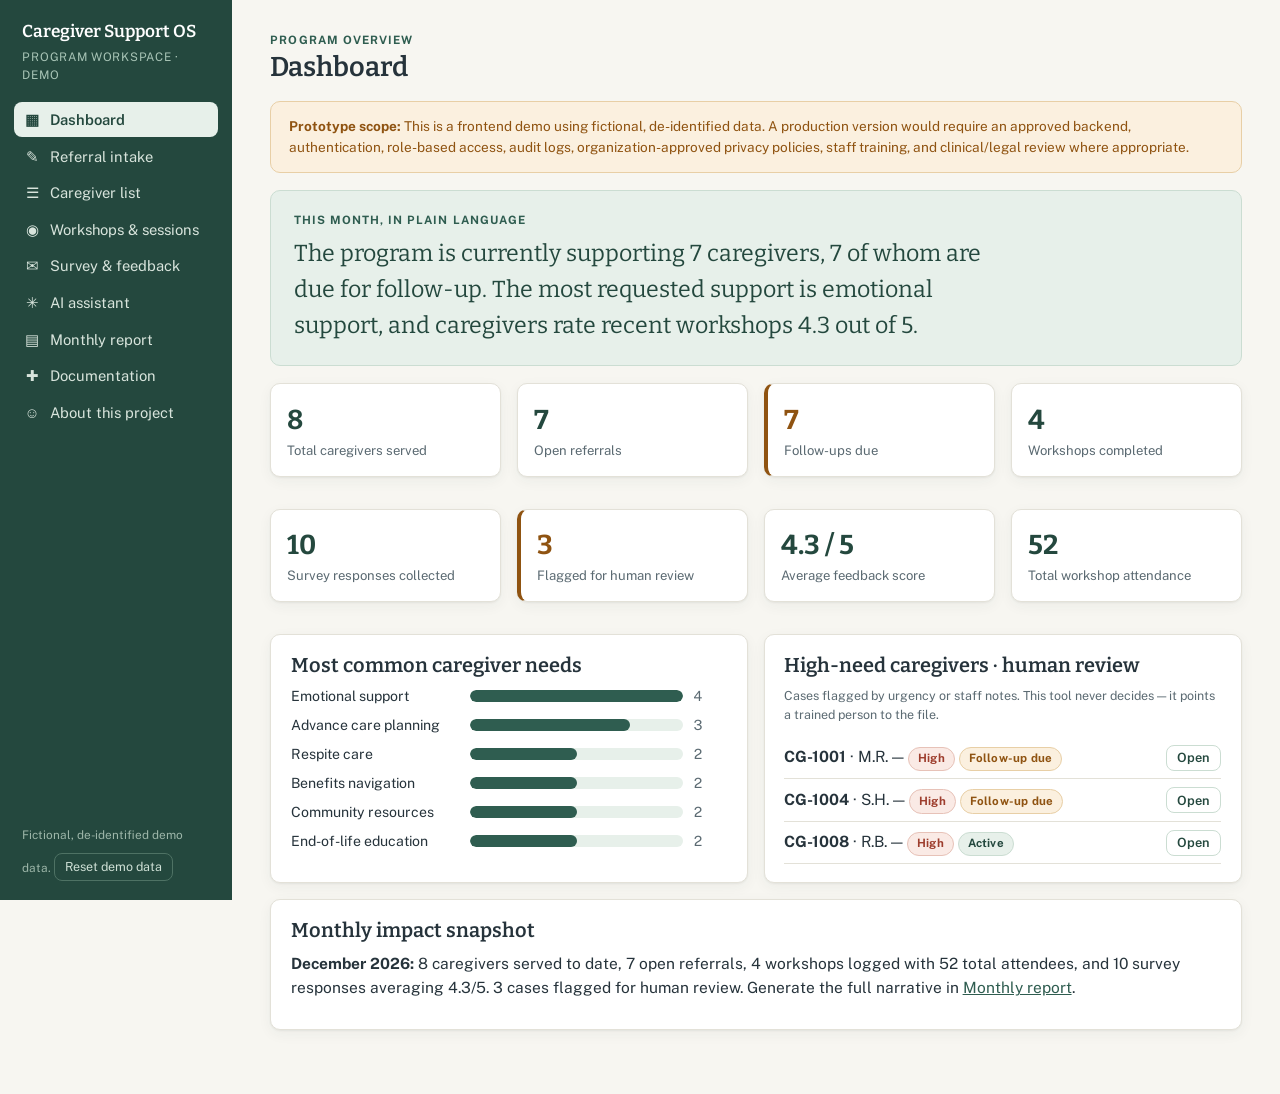
<file: index.html>
<!DOCTYPE html>
<html lang="en">
<head>
<meta charset="UTF-8" />
<meta name="viewport" content="width=device-width, initial-scale=1.0" />
<title>Caregiver Support Program OS — Demo</title>
<meta name="description" content="A frontend prototype that helps nonprofit and public health teams organize caregiver support referrals, workshops, feedback, and monthly evaluation reporting. Fictional demo data only." />
<link rel="preconnect" href="https://fonts.googleapis.com" />
<link rel="preconnect" href="https://fonts.gstatic.com" crossorigin />
<link href="https://fonts.googleapis.com/css2?family=Bitter:wght@400;600;700&family=Public+Sans:wght@400;600;700&display=swap" rel="stylesheet" />
<link rel="stylesheet" href="styles.css" />
</head>
<body>
<div class="app">

  <!-- ===================== sidebar ===================== -->
  <aside class="sidebar">
    <div class="brand">
      <div class="brand-name">Caregiver Support OS</div>
      <div class="brand-sub">Program workspace · Demo</div>
    </div>
    <nav class="nav" aria-label="Main navigation">
      <button data-section="dashboard" class="active"><span class="icon">▦</span>Dashboard</button>
      <button data-section="intake"><span class="icon">✎</span>Referral intake</button>
      <button data-section="caregivers"><span class="icon">☰</span>Caregiver list</button>
      <button data-section="workshops"><span class="icon">◉</span>Workshops &amp; sessions</button>
      <button data-section="feedback"><span class="icon">✉</span>Survey &amp; feedback</button>
      <button data-section="assistant"><span class="icon">✳</span>AI assistant</button>
      <button data-section="report"><span class="icon">▤</span>Monthly report</button>
      <button data-section="docs"><span class="icon">✚</span>Documentation</button>
      <button data-section="about"><span class="icon">☺</span>About this project</button>
    </nav>
    <div class="sidebar-foot">
      Fictional, de-identified demo data.
      <button id="resetData" type="button">Reset demo data</button>
    </div>
  </aside>

  <!-- ===================== main ===================== -->
  <main class="main">

    <!-- ============ DASHBOARD ============ -->
    <section id="dashboard" class="section visible" aria-label="Dashboard">
      <div class="section-head">
        <span class="eyebrow">Program overview</span>
        <h1>Dashboard</h1>
      </div>

      <div class="scope-note">
        <strong>Prototype scope:</strong> This is a frontend demo using fictional, de-identified data.
        A production version would require an approved backend, authentication, role-based access,
        audit logs, organization-approved privacy policies, staff training, and clinical/legal review
        where appropriate.
      </div>

      <div class="impact-sentence">
        <span class="impact-label">This month, in plain language</span>
        <p id="impactSentence"></p>
      </div>

      <div class="grid cols-4" id="statCards"></div>

      <div class="grid cols-2" style="margin-top:1rem;">
        <div class="card">
          <h2>Most common caregiver needs</h2>
          <div id="needsBars"></div>
        </div>
        <div class="card">
          <h2>High-need caregivers · human review</h2>
          <p class="hint">Cases flagged by urgency or staff notes. This tool never decides — it points a trained person to the file.</p>
          <div id="reviewList"></div>
        </div>
      </div>

      <div class="card">
        <h2>Monthly impact snapshot</h2>
        <div id="snapshot"></div>
      </div>
    </section>

    <!-- ============ INTAKE ============ -->
    <section id="intake" class="section" aria-label="Referral intake">
      <div class="section-head">
        <span class="eyebrow">New referral</span>
        <h1>Referral intake form</h1>
        <p class="lede">Record a new caregiver referral using de-identified information only. A case ID is suggested automatically; initials are optional.</p>
      </div>

      <div class="card">
        <form id="intakeForm" novalidate>
          <div class="grid cols-3">
            <div class="field">
              <label for="f-caseid">Case ID <span class="hint">(auto-suggested)</span></label>
              <input type="text" id="f-caseid" />
            </div>
            <div class="field">
              <label for="f-initials">Caregiver initials only <span class="hint">(no full names)</span></label>
              <input type="text" id="f-initials" placeholder="e.g., M.R." maxlength="8" />
            </div>
            <div class="field">
              <label for="f-language">Preferred language</label>
              <select id="f-language"></select>
            </div>
            <div class="field">
              <label for="f-age">Care recipient age group</label>
              <select id="f-age"></select>
            </div>
            <div class="field">
              <label for="f-rel">Relationship to care recipient</label>
              <select id="f-rel"></select>
            </div>
            <div class="field">
              <label for="f-urgency">Urgency level</label>
              <select id="f-urgency"></select>
            </div>
          </div>

          <div class="field">
            <label>Support needs <span class="hint">(check all that apply)</span></label>
            <div class="checks" id="f-needs"></div>
          </div>

          <div class="field">
            <label for="f-followup">Follow-up date</label>
            <input type="date" id="f-followup" style="max-width:220px;" />
          </div>

          <div class="field">
            <label for="f-notes">Intake notes <span class="hint">(no diagnoses, no full names, no addresses)</span></label>
            <textarea id="f-notes" placeholder="Referral source, what the caregiver asked for, preferred contact window…"></textarea>
          </div>

          <div class="field consent-box">
            <label><input type="checkbox" id="f-consent" /> The caregiver gave verbal or written consent for this program to record de-identified referral information.</label>
            <p class="privacy"><strong>Privacy reminder:</strong> enter initials or a case ID only — never full names, addresses, phone numbers, medical record numbers, diagnoses, or other identifying details. This demo stores data in this browser only.</p>
          </div>

          <button class="btn" type="submit">Save referral</button>
          <div class="form-msg" id="intakeMsg" role="status"></div>
        </form>
      </div>
    </section>

    <!-- ============ CAREGIVER LIST ============ -->
    <section id="caregivers" class="section" aria-label="Caregiver list">
      <div class="section-head">
        <span class="eyebrow">Caseload</span>
        <h1>Caregiver list</h1>
        <p class="lede">Search and filter open referrals, then open a profile to see history, missing information, and next steps.</p>
      </div>

      <div class="card">
        <div class="filters">
          <input type="text" id="cg-search" placeholder="Search case ID, initials, notes…" aria-label="Search caregivers" />
          <select id="cg-status" aria-label="Filter by status"></select>
          <select id="cg-need" aria-label="Filter by need"></select>
          <select id="cg-urgency" aria-label="Filter by urgency"></select>
        </div>
        <div class="table-wrap">
          <table>
            <thead>
              <tr><th>Case</th><th>Language</th><th>Needs</th><th>Urgency</th><th>Status</th><th>Follow-up</th><th></th></tr>
            </thead>
            <tbody id="cgRows"></tbody>
          </table>
        </div>
      </div>

      <!-- profile panel -->
      <div id="profilePanel"></div>
    </section>

    <!-- ============ WORKSHOPS ============ -->
    <section id="workshops" class="section" aria-label="Workshops and sessions">
      <div class="section-head">
        <span class="eyebrow">Group programming</span>
        <h1>Workshop &amp; session tracker</h1>
        <p class="lede">Log workshops, attendance, languages offered, and feedback so the team can see what's working.</p>
      </div>

      <div class="card">
        <h2>Add a workshop</h2>
        <form id="wsForm" novalidate>
          <div class="grid cols-3">
            <div class="field"><label for="w-title">Workshop title</label><input type="text" id="w-title" /></div>
            <div class="field"><label for="w-topic">Topic</label><select id="w-topic"></select></div>
            <div class="field"><label for="w-date">Date</label><input type="date" id="w-date" /></div>
            <div class="field"><label for="w-att">Attendance count</label><input type="number" id="w-att" min="0" /></div>
            <div class="field"><label for="w-lang">Language(s)</label><input type="text" id="w-lang" placeholder="e.g., English / Spanish" /></div>
            <div class="field"><label for="w-score">Feedback score (1–5)</label><input type="number" id="w-score" min="1" max="5" step="0.1" /></div>
          </div>
          <div class="field"><label style="display:flex;align-items:center;gap:0.5rem;font-weight:400;"><input type="checkbox" id="w-follow" /> Follow-up needed</label></div>
          <div class="field"><label for="w-notes">Notes</label><textarea id="w-notes"></textarea></div>
          <button class="btn" type="submit">Save workshop</button>
          <div class="form-msg" id="wsMsg" role="status"></div>
        </form>
      </div>

      <div class="card">
        <h2>Workshop log</h2>
        <div class="table-wrap">
          <table>
            <thead><tr><th>Date</th><th>Title</th><th>Topic</th><th>Attendance</th><th>Language</th><th>Score</th><th>Follow-up</th></tr></thead>
            <tbody id="wsRows"></tbody>
          </table>
        </div>
      </div>
    </section>

    <!-- ============ FEEDBACK ============ -->
    <section id="feedback" class="section" aria-label="Survey and feedback dashboard">
      <div class="section-head">
        <span class="eyebrow">Listening to caregivers</span>
        <h1>Survey &amp; feedback dashboard</h1>
        <p class="lede">Summaries of demo survey responses. Themes are grouped for review — a staff member always reads the underlying feedback before acting on it.</p>
      </div>
      <div class="grid cols-3" id="fbStats"></div>
      <div class="grid cols-2" style="margin-top:1rem;">
        <div class="card"><h2>Common themes</h2><div id="fbThemes"></div></div>
        <div class="card"><h2>Barriers reported</h2><div id="fbBarriers"></div></div>
        <div class="card"><h2>Top requested resources</h2><div id="fbResources"></div></div>
        <div class="card"><h2>Caregiver confidence, before → after</h2><div id="fbConfidence"></div></div>
      </div>
      <div class="card">
        <h2>Recent responses</h2>
        <div class="table-wrap">
          <table>
            <thead><tr><th>Workshop</th><th>Score</th><th>Confidence</th><th>Comment</th></tr></thead>
            <tbody id="fbRows"></tbody>
          </table>
        </div>
      </div>
    </section>

    <!-- ============ AI ASSISTANT ============ -->
    <section id="assistant" class="section" aria-label="AI assistant panel">
      <div class="section-head">
        <span class="eyebrow">Staff toolkit · demo panel</span>
        <h1>AI assistant</h1>
        <p class="lede">Copy-ready prompt templates staff can paste into Claude. This panel is a demo — it does not call an API. Every template carries the same guardrails.</p>
      </div>

      <div class="guardrails">
        <strong>Guardrails built into every prompt</strong>
        <ul>
          <li>Use de-identified data only (case IDs and initials, never names or contact details).</li>
          <li>Do not make medical, legal, financial, or eligibility decisions.</li>
          <li>Do not invent facts; flag uncertainty and missing information clearly.</li>
          <li>Final decisions stay with trained humans.</li>
          <li>Verify all translations with a qualified speaker before sending.</li>
        </ul>
      </div>

      <div id="promptCards"></div>
    </section>

    <!-- ============ REPORT ============ -->
    <section id="report" class="section" aria-label="Monthly evaluation report">
      <div class="section-head">
        <span class="eyebrow">For leadership &amp; funders</span>
        <h1>Monthly evaluation report</h1>
        <p class="lede">Generates a draft report from the demo data. A coordinator reviews and edits it before it goes to leadership or funders.</p>
      </div>
      <div class="card">
        <button class="btn" id="genReport" type="button">Generate report from current data</button>
        <button class="btn secondary" id="copyReport" type="button" style="display:none;">Copy report text</button>
        <button class="btn secondary" id="printReport" type="button" style="display:none;">Print</button>
        <span class="copied" id="reportCopied"></span>
      </div>
      <div id="reportOut"></div>
    </section>

    <!-- ============ DOCS ============ -->
    <section id="docs" class="section" aria-label="Documentation and handoff">
      <div class="section-head">
        <span class="eyebrow">Sustainability</span>
        <h1>Documentation &amp; handoff</h1>
        <p class="lede">Written so the tool can outlive any single staff member. This is the page a new coordinator reads first.</p>
      </div>

      <div class="card doc-block">
        <h3>How staff should use this tool</h3>
        <ol>
          <li>Log every new referral through the <strong>Referral intake</strong> form the same day it arrives.</li>
          <li>Check the <strong>Dashboard</strong> each morning for follow-ups due and human-review flags.</li>
          <li>After each workshop, log it in the <strong>Workshop tracker</strong> and note any follow-up requests.</li>
          <li>Use the <strong>AI assistant</strong> templates for drafting only — every AI output is reviewed and edited by a trained staff member before it reaches a caregiver.</li>
          <li>On the first business day of each month, generate the <strong>Monthly report</strong>, review it, and add coordinator commentary before sharing.</li>
        </ol>

        <h3>What data should not be entered</h3>
        <ul>
          <li>No full names, addresses, phone numbers, emails, or dates of birth.</li>
          <li>No medical record numbers, diagnoses, medications, or clinical details.</li>
          <li>No financial account details or benefits case numbers.</li>
          <li>If a note needs identifying detail to be useful, it belongs in the organization's approved system of record — not here.</li>
        </ul>

        <h3>Privacy and consent guidelines</h3>
        <ul>
          <li>Confirm consent before creating a case; the intake form will not save without it.</li>
          <li>Use case IDs in all AI prompts, reports, and shared documents.</li>
          <li>Follow the organization's privacy policy and data retention schedule; this demo stores data only in the local browser.</li>
          <li>When in doubt about what to record, ask the program manager before entering it.</li>
        </ul>

        <h3>How to train a new staff member (about 1 hour)</h3>
        <ol>
          <li>Read this page together (10 min).</li>
          <li>Walk through one fictional intake end-to-end (15 min).</li>
          <li>Practice filtering the caregiver list and updating a status (10 min).</li>
          <li>Review the AI guardrails and try one prompt template with demo data (15 min).</li>
          <li>Generate a monthly report and discuss what a coordinator would edit (10 min).</li>
        </ol>

        <h3>How to maintain the workflow</h3>
        <ul>
          <li><strong>Weekly:</strong> clear or reschedule overdue follow-ups; review all human-review flags with the program lead.</li>
          <li><strong>Monthly:</strong> generate the report, archive a copy per policy, and review whether needs categories still match what caregivers ask for.</li>
          <li><strong>Quarterly:</strong> revisit prompt templates and privacy guidance with staff; retire anything unused.</li>
        </ul>

        <h3>How to run a 2-week pilot</h3>
        <ol>
          <li><strong>Week 0:</strong> pick 2–3 staff testers, agree on the de-identification rules, and reset the demo data.</li>
          <li><strong>Week 1:</strong> log all new referrals and one workshop in the tool alongside the current process (double entry, on purpose).</li>
          <li><strong>Week 2:</strong> run a morning check-in from the dashboard daily; draft one follow-up message using an AI template with staff review.</li>
          <li><strong>Close-out:</strong> 30-minute debrief — what was faster, what was missing, what felt risky — and decide go / no-go on a production build.</li>
        </ol>

        <h3>Pilot success metrics</h3>
        <ul>
          <li>100% of pilot referrals logged with consent documented and no identifying data entered.</li>
          <li>Follow-ups due are visible each morning without opening a spreadsheet (target: under 2 minutes to answer "who needs follow-up today?").</li>
          <li>Monthly report drafted in under 30 minutes, versus a multi-hour manual process.</li>
          <li>Every AI-drafted message shows evidence of human editing before send.</li>
          <li>Staff confidence using the tool rated 4+ out of 5 at debrief.</li>
        </ul>
      </div>
    </section>

    <!-- ============ ABOUT ============ -->
    <section id="about" class="section" aria-label="About this project">
      <div class="section-head">
        <span class="eyebrow">Portfolio project</span>
        <h1>About this project</h1>
      </div>

      <div class="about-hero">
        <h2>Built by Radwa Gebreil</h2>
        <p>Public Health &amp; Nonprofit AI Workflow Builder · MPH, UC Berkeley · BA Communication, UC Davis</p>
        <p>This prototype is inspired by caregiver support, older adult support, program evaluation, surveys, dashboards, reporting, and a public health practicum focused on program development and evaluation for caregivers, older adults, and individuals needing care coordination.</p>
      </div>

      <div class="card doc-block">
        <h3>Why this exists</h3>
        <p>Caregiver support programs often run on scattered notes, spreadsheets, and emails. This makes it hard to answer three simple questions: who needs follow-up, what do caregivers need most, and is the program working? This prototype puts those answers on one screen.</p>

        <h3>How it was built</h3>
        <ul>
          <li>I built this prototype with Claude as a product-thinking and coding partner.</li>
          <li>I designed the workflow based on public health, caregiver support, and nonprofit program evaluation experience.</li>
          <li>I would keep medical, legal, financial, eligibility, and service decisions with trained humans — this tool organizes information; people decide.</li>
        </ul>

        <h3>Designed as a Claude Corps portfolio project</h3>
        <p>The Claude Corps Fellowship values people who can enter mission-driven organizations, understand messy workflows, build practical AI-assisted tools, train non-technical staff, and leave behind sustainable systems. Each section of this app maps to one of those skills — the intake and dashboard to workflow understanding, the AI panel to safe AI adoption, and the documentation page to training and handoff.</p>
      </div>
    </section>

  </main>
</div>

<script src="data.js"></script>
<script src="app.js"></script>
</body>
</html>
</file>
<file: styles.css>
/* =========================================================
   Caregiver Support Program OS — styles
   Palette: warm paper, deep pine green, soft sage,
   amber for "needs attention," clay for high urgency.
   Type: Bitter (headings) + Public Sans (body) —
   Public Sans was designed for U.S. public services.
   ========================================================= */

:root {
  --paper: #F7F6F1;
  --card: #FFFFFF;
  --ink: #26333B;
  --muted: #5B6A72;
  --line: #E3E1D8;

  --pine: #2F5D50;
  --pine-deep: #24483E;
  --sage: #E7F0EA;
  --sage-line: #CBDDD2;

  --amber: #8F5311;
  --amber-bg: #FBF0DF;
  --amber-line: #E8CFA6;

  --clay: #9E3E2E;
  --clay-bg: #FAEAE5;
  --clay-line: #E7C2B8;

  --blue: #2C5B7A;
  --blue-bg: #E8F0F5;

  --radius: 10px;
  --shadow: 0 1px 2px rgba(38, 51, 59, 0.06), 0 4px 14px rgba(38, 51, 59, 0.05);
  --font-display: "Bitter", Georgia, serif;
  --font-body: "Public Sans", -apple-system, "Segoe UI", sans-serif;
}

* { box-sizing: border-box; }

html { scroll-behavior: smooth; }

body {
  margin: 0;
  background: var(--paper);
  color: var(--ink);
  font-family: var(--font-body);
  font-size: 15.5px;
  line-height: 1.55;
}

h1, h2, h3 { font-family: var(--font-display); line-height: 1.25; margin: 0 0 0.5rem; }
h1 { font-size: 1.7rem; font-weight: 600; }
h2 { font-size: 1.25rem; font-weight: 600; }
h3 { font-size: 1.02rem; font-weight: 600; }
p { margin: 0 0 0.8rem; }
a { color: var(--pine); }

button { font-family: inherit; }

:focus-visible {
  outline: 3px solid var(--blue);
  outline-offset: 2px;
  border-radius: 4px;
}

@media (prefers-reduced-motion: reduce) {
  html { scroll-behavior: auto; }
  * { transition: none !important; animation: none !important; }
}

/* ---------- app shell ---------- */

.app {
  display: grid;
  grid-template-columns: 232px 1fr;
  min-height: 100vh;
}

.sidebar {
  background: var(--pine-deep);
  color: #F2F5F0;
  padding: 1.2rem 0.9rem;
  display: flex;
  flex-direction: column;
  gap: 1.1rem;
  position: sticky;
  top: 0;
  height: 100vh;
  overflow-y: auto;
}

.brand { padding: 0 0.5rem; }
.brand-name { font-family: var(--font-display); font-size: 1.08rem; font-weight: 600; color: #fff; }
.brand-sub { font-size: 0.74rem; letter-spacing: 0.06em; text-transform: uppercase; color: #A8C4B6; margin-top: 2px; }

.nav { display: flex; flex-direction: column; gap: 2px; }

.nav button {
  display: flex;
  align-items: center;
  gap: 0.6rem;
  width: 100%;
  text-align: left;
  background: none;
  border: none;
  color: #D8E4DC;
  font-size: 0.92rem;
  padding: 0.55rem 0.6rem;
  border-radius: 8px;
  cursor: pointer;
}
.nav button:hover { background: rgba(255, 255, 255, 0.08); color: #fff; }
.nav button.active { background: var(--sage); color: var(--pine-deep); font-weight: 600; }
.nav .icon { width: 1.1em; text-align: center; }

.sidebar-foot { margin-top: auto; font-size: 0.74rem; color: #9DB6A9; padding: 0 0.5rem; }
.sidebar-foot button {
  margin-top: 0.5rem;
  background: none;
  border: 1px solid #4E7264;
  color: #CFE0D6;
  border-radius: 8px;
  padding: 0.35rem 0.6rem;
  font-size: 0.78rem;
  cursor: pointer;
}
.sidebar-foot button:hover { background: rgba(255,255,255,0.08); }

.main { padding: 1.6rem clamp(1rem, 3vw, 2.4rem) 3rem; max-width: 1120px; }

.section { display: none; }
.section.visible { display: block; }

.section-head { margin-bottom: 1.1rem; }
.section-head .eyebrow {
  font-size: 0.72rem;
  letter-spacing: 0.09em;
  text-transform: uppercase;
  color: var(--pine);
  font-weight: 700;
}
.section-head p.lede { color: var(--muted); max-width: 62ch; margin-top: 0.2rem; }

/* ---------- cards & layout helpers ---------- */

.card {
  background: var(--card);
  border: 1px solid var(--line);
  border-radius: var(--radius);
  box-shadow: var(--shadow);
  padding: 1.1rem 1.2rem;
  margin-bottom: 1rem;
}

.grid { display: grid; gap: 1rem; }
.grid.cols-2 { grid-template-columns: repeat(2, 1fr); }
.grid.cols-3 { grid-template-columns: repeat(3, 1fr); }
.grid.cols-4 { grid-template-columns: repeat(4, 1fr); }

@media (max-width: 980px) {
  .grid.cols-4 { grid-template-columns: repeat(2, 1fr); }
  .grid.cols-3 { grid-template-columns: repeat(2, 1fr); }
}
@media (max-width: 640px) {
  .grid.cols-2, .grid.cols-3, .grid.cols-4 { grid-template-columns: 1fr; }
}

/* ---------- dashboard ---------- */

.impact-sentence {
  background: var(--sage);
  border: 1px solid var(--sage-line);
  border-radius: var(--radius);
  padding: 1.3rem 1.4rem;
  margin-bottom: 1.1rem;
}
.impact-sentence p {
  font-family: var(--font-display);
  font-size: clamp(1.15rem, 2.2vw, 1.45rem);
  color: var(--pine-deep);
  margin: 0;
  max-width: 46ch;
}
.impact-sentence .impact-label {
  font-family: var(--font-body);
  font-size: 0.72rem;
  letter-spacing: 0.09em;
  text-transform: uppercase;
  color: var(--pine);
  font-weight: 700;
  display: block;
  margin-bottom: 0.4rem;
}

.stat { padding: 0.9rem 1rem; }
.stat .stat-num { font-family: var(--font-display); font-size: 1.7rem; font-weight: 700; color: var(--pine-deep); }
.stat .stat-label { font-size: 0.82rem; color: var(--muted); }
.stat.attention { border-left: 4px solid var(--amber); }
.stat.attention .stat-num { color: var(--amber); }

.bar-row { display: grid; grid-template-columns: 170px 1fr 2.2rem; align-items: center; gap: 0.6rem; margin-bottom: 0.45rem; font-size: 0.88rem; }
.bar-track { background: var(--sage); border-radius: 99px; height: 12px; overflow: hidden; }
.bar-fill { background: var(--pine); height: 100%; border-radius: 99px; }
.bar-count { color: var(--muted); font-variant-numeric: tabular-nums; }

.scope-note {
  background: var(--amber-bg);
  border: 1px solid var(--amber-line);
  border-radius: var(--radius);
  padding: 0.85rem 1.1rem;
  font-size: 0.85rem;
  color: var(--amber);
  margin-bottom: 1.1rem;
}

/* ---------- badges & flags ---------- */

.badge {
  display: inline-block;
  font-size: 0.72rem;
  font-weight: 700;
  letter-spacing: 0.02em;
  padding: 0.14rem 0.55rem;
  border-radius: 99px;
  border: 1px solid transparent;
  white-space: nowrap;
}
.badge.pine { background: var(--sage); color: var(--pine-deep); border-color: var(--sage-line); }
.badge.amber { background: var(--amber-bg); color: var(--amber); border-color: var(--amber-line); }
.badge.clay { background: var(--clay-bg); color: var(--clay); border-color: var(--clay-line); }
.badge.blue { background: var(--blue-bg); color: var(--blue); }
.badge.gray { background: #EFEEE8; color: var(--muted); }

.review-flag {
  display: inline-flex;
  align-items: center;
  gap: 0.35rem;
  background: var(--amber-bg);
  border: 1px solid var(--amber-line);
  color: var(--amber);
  font-size: 0.76rem;
  font-weight: 700;
  border-radius: 99px;
  padding: 0.15rem 0.6rem;
}

/* ---------- forms ---------- */

form label, .field label { display: block; font-size: 0.84rem; font-weight: 600; margin-bottom: 0.25rem; }
.field { margin-bottom: 0.9rem; }
.hint { font-size: 0.78rem; color: var(--muted); font-weight: 400; }

input[type="text"], input[type="date"], input[type="number"], select, textarea {
  width: 100%;
  border: 1px solid var(--line);
  border-radius: 8px;
  background: #fff;
  padding: 0.5rem 0.65rem;
  font-family: inherit;
  font-size: 0.92rem;
  color: var(--ink);
}
textarea { min-height: 84px; resize: vertical; }

.checks { display: grid; grid-template-columns: repeat(auto-fill, minmax(210px, 1fr)); gap: 0.3rem 0.9rem; }
.checks label { display: flex; align-items: center; gap: 0.45rem; font-weight: 400; font-size: 0.9rem; margin: 0; }

.consent-box {
  background: var(--sage);
  border: 1px solid var(--sage-line);
  border-radius: 8px;
  padding: 0.8rem 0.95rem;
  font-size: 0.88rem;
}
.consent-box label { display: flex; gap: 0.5rem; align-items: flex-start; font-weight: 600; margin: 0 0 0.4rem; }
.consent-box .privacy { color: var(--pine-deep); font-size: 0.82rem; margin: 0; }

.btn {
  display: inline-block;
  background: var(--pine);
  color: #fff;
  border: 1px solid var(--pine-deep);
  border-radius: 8px;
  padding: 0.5rem 1rem;
  font-size: 0.92rem;
  font-weight: 600;
  cursor: pointer;
}
.btn:hover { background: var(--pine-deep); }
.btn.secondary { background: #fff; color: var(--pine-deep); border: 1px solid var(--sage-line); }
.btn.secondary:hover { background: var(--sage); }
.btn.small { padding: 0.28rem 0.65rem; font-size: 0.8rem; }

.form-msg { font-size: 0.9rem; margin-top: 0.6rem; color: var(--pine-deep); font-weight: 600; }
.form-msg.error { color: var(--clay); }

/* ---------- tables & lists ---------- */

.filters { display: flex; flex-wrap: wrap; gap: 0.6rem; margin-bottom: 0.9rem; }
.filters input, .filters select { width: auto; min-width: 150px; }

table { width: 100%; border-collapse: collapse; font-size: 0.9rem; }
th, td { text-align: left; padding: 0.55rem 0.6rem; border-bottom: 1px solid var(--line); vertical-align: top; }
th { font-size: 0.75rem; text-transform: uppercase; letter-spacing: 0.05em; color: var(--muted); }
tr.clickable { cursor: pointer; }
tr.clickable:hover td { background: var(--sage); }

.table-wrap { overflow-x: auto; }

.empty { color: var(--muted); font-size: 0.9rem; padding: 0.8rem 0; }

/* ---------- profile panel ---------- */

.profile-grid { display: grid; grid-template-columns: 1.15fr 0.85fr; gap: 1rem; }
@media (max-width: 860px) { .profile-grid { grid-template-columns: 1fr; } }

.timeline { list-style: none; margin: 0; padding: 0; }
.timeline li { border-left: 3px solid var(--sage-line); padding: 0 0 0.8rem 0.9rem; margin-left: 0.3rem; }
.timeline .t-date { font-size: 0.75rem; color: var(--muted); font-weight: 700; }
.timeline .t-author { font-size: 0.75rem; color: var(--pine); font-weight: 700; }
.timeline p { margin: 0.15rem 0 0; font-size: 0.9rem; }

.checklist { list-style: none; margin: 0; padding: 0; font-size: 0.9rem; }
.checklist li { padding: 0.22rem 0; display: flex; gap: 0.5rem; align-items: baseline; }
.checklist .dot { color: var(--pine); }
.checklist.missing .dot { color: var(--amber); }

/* ---------- AI panel ---------- */

.guardrails {
  background: var(--blue-bg);
  border: 1px solid #C6D9E4;
  border-radius: var(--radius);
  padding: 0.9rem 1.1rem;
  font-size: 0.88rem;
  margin-bottom: 1rem;
}
.guardrails ul { margin: 0.4rem 0 0; padding-left: 1.2rem; }
.guardrails li { margin-bottom: 0.15rem; }

.prompt-card h3 { display: flex; justify-content: space-between; align-items: center; gap: 0.6rem; flex-wrap: wrap; }
.prompt-card pre {
  background: #F4F3EC;
  border: 1px solid var(--line);
  border-radius: 8px;
  padding: 0.8rem 0.9rem;
  font-size: 0.8rem;
  white-space: pre-wrap;
  line-height: 1.5;
  margin: 0.5rem 0 0;
  font-family: ui-monospace, "SF Mono", Menlo, Consolas, monospace;
}
.copied { color: var(--pine); font-size: 0.78rem; font-weight: 700; }

/* ---------- report ---------- */

.report {
  background: #fff;
  border: 1px solid var(--line);
  border-radius: var(--radius);
  padding: 1.4rem 1.6rem;
  font-size: 0.93rem;
}
.report h2 { border-bottom: 2px solid var(--sage-line); padding-bottom: 0.4rem; }
.report h3 { margin-top: 1.1rem; color: var(--pine-deep); }
.report ul { padding-left: 1.2rem; margin: 0.3rem 0 0.8rem; }

/* ---------- docs & about ---------- */

.doc-block h3 { color: var(--pine-deep); margin-top: 1rem; }
.doc-block ul, .doc-block ol { padding-left: 1.25rem; margin: 0.3rem 0 0.9rem; }
.doc-block li { margin-bottom: 0.25rem; }

.about-hero {
  background: var(--pine-deep);
  color: #ECF3EE;
  border-radius: var(--radius);
  padding: 1.4rem 1.5rem;
  margin-bottom: 1rem;
}
.about-hero h2 { color: #fff; }
.about-hero p { color: #C9DCD1; max-width: 62ch; }

/* ---------- mobile shell ---------- */

@media (max-width: 780px) {
  .app { grid-template-columns: 1fr; }
  .sidebar {
    position: static;
    height: auto;
    flex-direction: column;
  }
  .nav { flex-direction: row; flex-wrap: wrap; }
  .nav button { width: auto; }
  .sidebar-foot { margin-top: 0.4rem; }
  .main { padding: 1.1rem 0.9rem 2.5rem; }
  .bar-row { grid-template-columns: 120px 1fr 2rem; }
}

@media print {
  .sidebar, .filters, .btn, .scope-note { display: none !important; }
  .app { grid-template-columns: 1fr; }
  body { background: #fff; }
}
</file>
